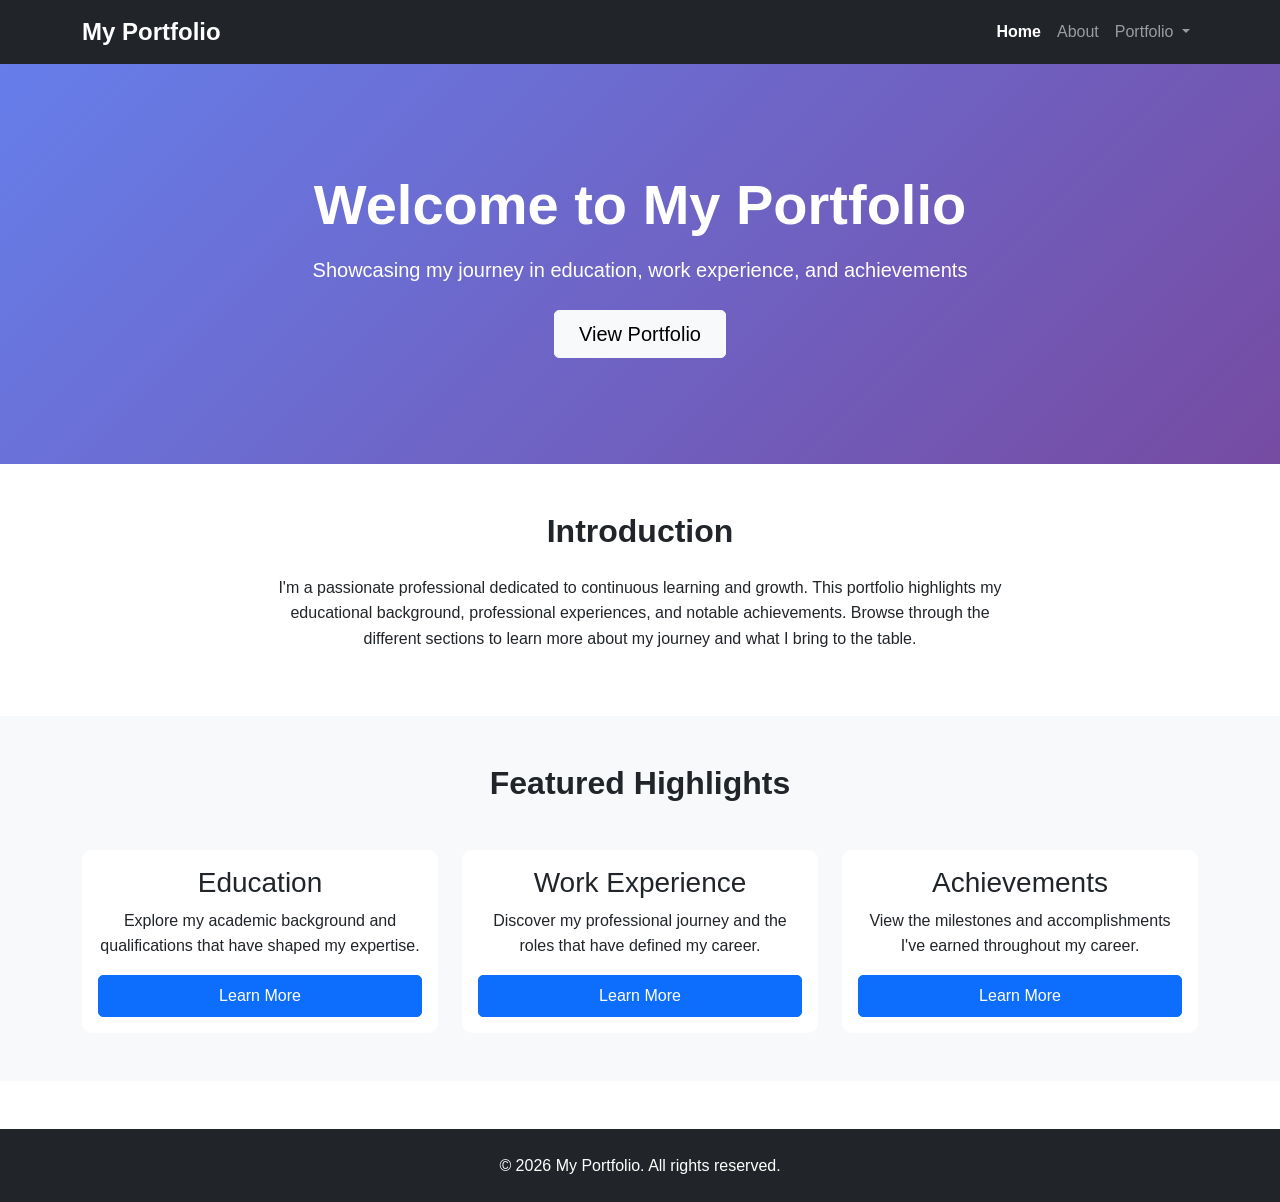
<file: index.html>
<!DOCTYPE html>
<html lang="en">
<head>
    <meta charset="UTF-8">
    <meta name="viewport" content="width=device-width, initial-scale=1.0">
    <title>Home - My Portfolio</title>
    <!-- Bootstrap 5 CSS -->
    <link href="https://cdn.jsdelivr.net/npm/bootstrap@5.3.0/dist/css/bootstrap.min.css" rel="stylesheet">
    <link rel="stylesheet" href="css/styles.css">
</head>
<body>
    <!-- Header with Navigation -->
    <header>
        <nav class="navbar navbar-expand-lg navbar-dark bg-dark">
            <div class="container">
                <a class="navbar-brand" href="index.html">My Portfolio</a>
                <button class="navbar-toggler" type="button" data-bs-toggle="collapse" data-bs-target="#navbarNav" aria-controls="navbarNav" aria-expanded="false" aria-label="Toggle navigation">
                    <span class="navbar-toggler-icon"></span>
                </button>
                <div class="collapse navbar-collapse" id="navbarNav">
                    <ul class="navbar-nav ms-auto">
                        <li class="nav-item">
                            <a class="nav-link active" aria-current="page" href="index.html">Home</a>
                        </li>
                        <li class="nav-item">
                            <a class="nav-link" href="about.html">About</a>
                        </li>
                        <li class="nav-item dropdown">
                            <a class="nav-link dropdown-toggle" href="portfolio.html" id="navbarDropdown" role="button" data-bs-toggle="dropdown" aria-expanded="false" onclick="if(event.target === this) window.location.href='portfolio.html';">
                                Portfolio
                            </a>
                            <ul class="dropdown-menu" aria-labelledby="navbarDropdown">
                                <li><a class="dropdown-item" href="education.html">Education</a></li>
                                <li><a class="dropdown-item" href="work.html">Work Experience</a></li>
                                <li><a class="dropdown-item" href="achievements.html">Achievements</a></li>
                            </ul>
                        </li>
                    </ul>
                </div>
            </div>
        </nav>
    </header>

    <!-- Main Content -->
    <main>
        <!-- Hero Section -->
        <section class="hero bg-primary text-white text-center py-5">
            <div class="container">
                <div class="row">
                    <div class="col-lg-8 mx-auto">
                        <h1 class="display-4 fw-bold mb-3">Welcome to My Portfolio</h1>
                        <p class="lead mb-4">Showcasing my journey in education, work experience, and achievements</p>
                        <a href="portfolio.html" class="btn btn-light btn-lg">View Portfolio</a>
                    </div>
                </div>
            </div>
        </section>

        <!-- Introduction Section -->
        <section class="introduction py-5">
            <div class="container">
                <div class="row">
                    <div class="col-lg-8 mx-auto">
                        <h2 class="text-center mb-4">Introduction</h2>
                        <p class="text-center">
                            I'm a passionate professional dedicated to continuous learning and growth. 
                            This portfolio highlights my educational background, professional experiences, 
                            and notable achievements. Browse through the different sections to learn more 
                            about my journey and what I bring to the table.
                        </p>
                    </div>
                </div>
            </div>
        </section>

        <!-- Featured Section -->
        <section class="featured py-5 bg-light">
            <div class="container">
                <h2 class="text-center mb-5">Featured Highlights</h2>
                <div class="row g-4">
                    <div class="col-md-4">
                        <div class="card h-100">
                            <div class="card-body text-center">
                                <h3 class="card-title">Education</h3>
                                <p class="card-text">Explore my academic background and qualifications that have shaped my expertise.</p>
                                <a href="education.html" class="btn btn-primary">Learn More</a>
                            </div>
                        </div>
                    </div>
                    <div class="col-md-4">
                        <div class="card h-100">
                            <div class="card-body text-center">
                                <h3 class="card-title">Work Experience</h3>
                                <p class="card-text">Discover my professional journey and the roles that have defined my career.</p>
                                <a href="work.html" class="btn btn-primary">Learn More</a>
                            </div>
                        </div>
                    </div>
                    <div class="col-md-4">
                        <div class="card h-100">
                            <div class="card-body text-center">
                                <h3 class="card-title">Achievements</h3>
                                <p class="card-text">View the milestones and accomplishments I've earned throughout my career.</p>
                                <a href="achievements.html" class="btn btn-primary">Learn More</a>
                            </div>
                        </div>
                    </div>
                </div>
            </div>
        </section>
    </main>

    <!-- Footer -->
    <footer class="bg-dark text-white text-center py-4 mt-5">
        <div class="container">
            <p class="mb-0">&copy; 2026 My Portfolio. All rights reserved.</p>
        </div>
    </footer>

    <!-- Bootstrap 5 JS Bundle -->
    <script src="https://cdn.jsdelivr.net/npm/bootstrap@5.3.0/dist/js/bootstrap.bundle.min.js"></script>
</body>
</html>
</file>
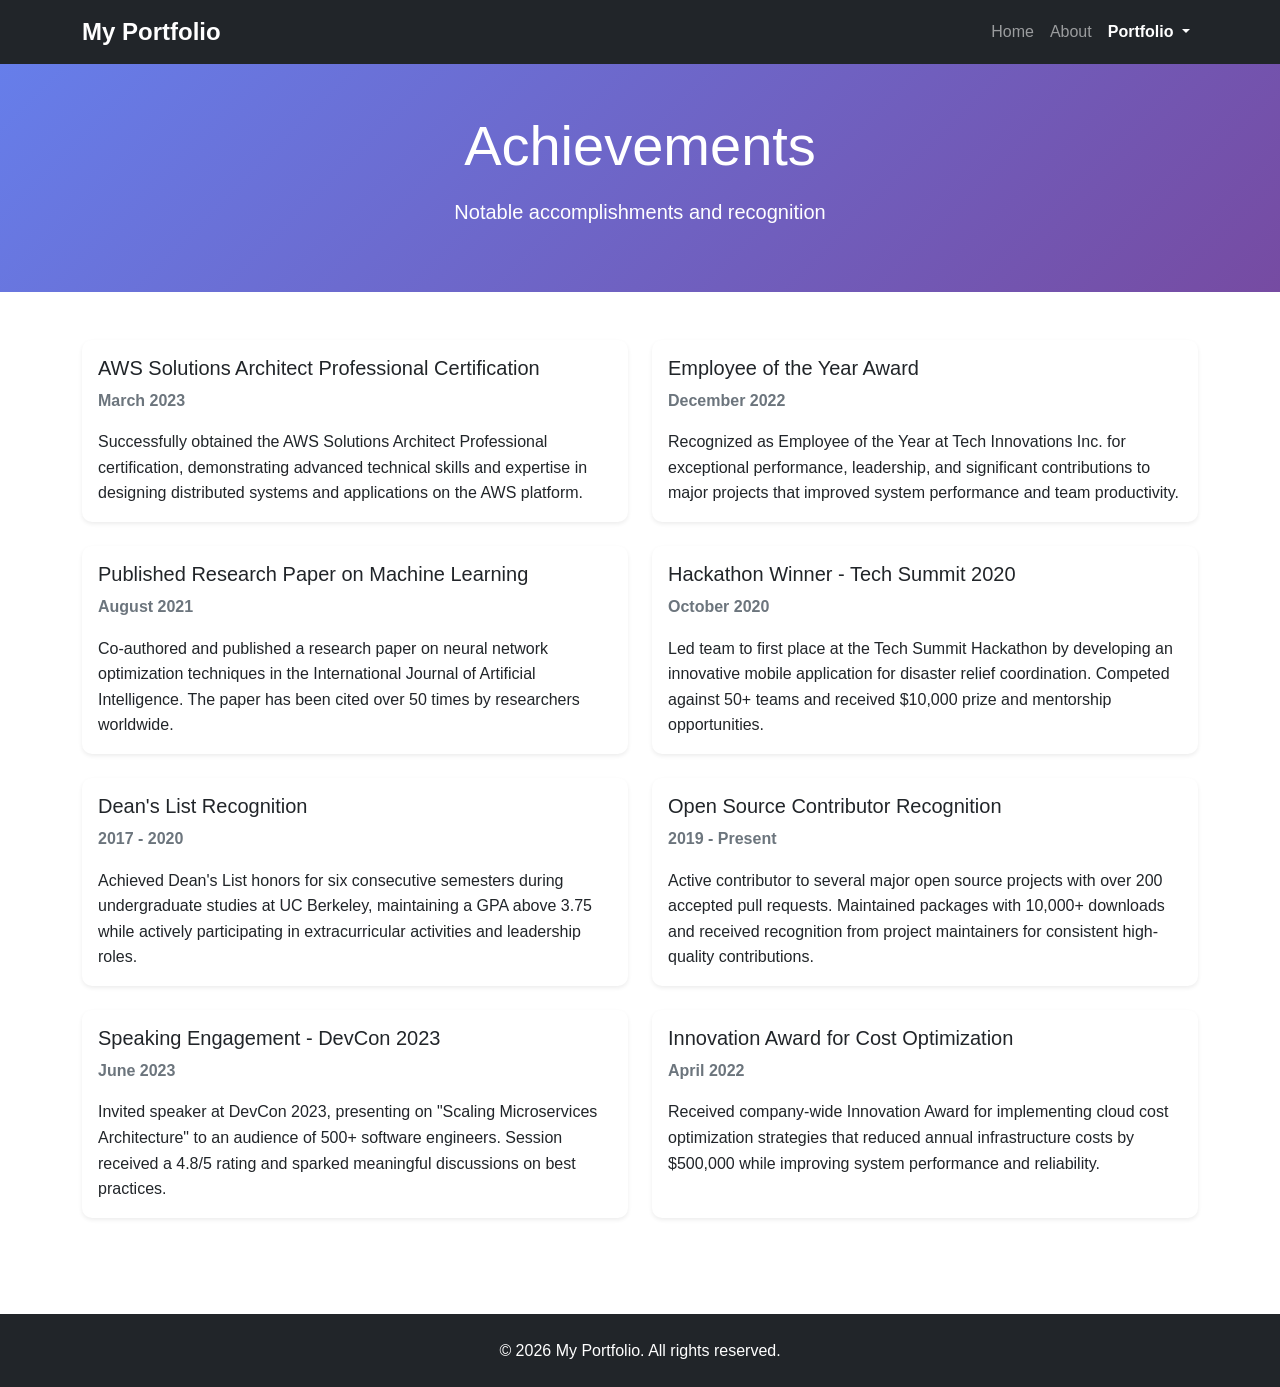
<file: achievements.html>
<!DOCTYPE html>
<html lang="en">
<head>
    <meta charset="UTF-8">
    <meta name="viewport" content="width=device-width, initial-scale=1.0">
    <title>Achievements - My Portfolio</title>
    <!-- Bootstrap 5 CSS -->
    <link href="https://cdn.jsdelivr.net/npm/bootstrap@5.3.0/dist/css/bootstrap.min.css" rel="stylesheet">
    <link rel="stylesheet" href="css/styles.css">
</head>
<body>
    <!-- Header with Navigation -->
    <header>
        <nav class="navbar navbar-expand-lg navbar-dark bg-dark">
            <div class="container">
                <a class="navbar-brand" href="index.html">My Portfolio</a>
                <button class="navbar-toggler" type="button" data-bs-toggle="collapse" data-bs-target="#navbarNav" aria-controls="navbarNav" aria-expanded="false" aria-label="Toggle navigation">
                    <span class="navbar-toggler-icon"></span>
                </button>
                <div class="collapse navbar-collapse" id="navbarNav">
                    <ul class="navbar-nav ms-auto">
                        <li class="nav-item">
                            <a class="nav-link" href="index.html">Home</a>
                        </li>
                        <li class="nav-item">
                            <a class="nav-link" href="about.html">About</a>
                        </li>
                        <li class="nav-item dropdown">
                            <a class="nav-link dropdown-toggle active" aria-current="page" href="portfolio.html" id="navbarDropdown" role="button" data-bs-toggle="dropdown" aria-expanded="false" onclick="if(event.target === this) window.location.href='portfolio.html';">
                                Portfolio
                            </a>
                            <ul class="dropdown-menu" aria-labelledby="navbarDropdown">
                                <li><a class="dropdown-item" href="education.html">Education</a></li>
                                <li><a class="dropdown-item" href="work.html">Work Experience</a></li>
                                <li><a class="dropdown-item active" href="achievements.html">Achievements</a></li>
                            </ul>
                        </li>
                    </ul>
                </div>
            </div>
        </nav>
    </header>

    <!-- Main Content -->
    <main>
        <!-- Achievements Header -->
        <section class="achievements-header bg-primary text-white text-center py-5">
            <div class="container">
                <h1 class="display-4 mb-3">Achievements</h1>
                <p class="lead">Notable accomplishments and recognition</p>
            </div>
        </section>

        <!-- Achievements Entries -->
        <section class="achievements-entries py-5">
            <div class="container">
                <div class="row g-4">
                    <!-- Achievement 1 -->
                    <article class="col-lg-6">
                        <div class="card h-100 shadow-sm">
                            <div class="card-body">
                                <h2 class="card-title h5">AWS Solutions Architect Professional Certification</h2>
                                <p class="text-muted mb-3"><strong>March 2023</strong></p>
                                <p class="card-text">
                                    Successfully obtained the AWS Solutions Architect Professional certification, 
                                    demonstrating advanced technical skills and expertise in designing distributed 
                                    systems and applications on the AWS platform.
                                </p>
                            </div>
                        </div>
                    </article>

                    <!-- Achievement 2 -->
                    <article class="col-lg-6">
                        <div class="card h-100 shadow-sm">
                            <div class="card-body">
                                <h2 class="card-title h5">Employee of the Year Award</h2>
                                <p class="text-muted mb-3"><strong>December 2022</strong></p>
                                <p class="card-text">
                                    Recognized as Employee of the Year at Tech Innovations Inc. for exceptional 
                                    performance, leadership, and significant contributions to major projects that 
                                    improved system performance and team productivity.
                                </p>
                            </div>
                        </div>
                    </article>

                    <!-- Achievement 3 -->
                    <article class="col-lg-6">
                        <div class="card h-100 shadow-sm">
                            <div class="card-body">
                                <h2 class="card-title h5">Published Research Paper on Machine Learning</h2>
                                <p class="text-muted mb-3"><strong>August 2021</strong></p>
                                <p class="card-text">
                                    Co-authored and published a research paper on neural network optimization 
                                    techniques in the International Journal of Artificial Intelligence. The paper 
                                    has been cited over 50 times by researchers worldwide.
                                </p>
                            </div>
                        </div>
                    </article>

                    <!-- Achievement 4 -->
                    <article class="col-lg-6">
                        <div class="card h-100 shadow-sm">
                            <div class="card-body">
                                <h2 class="card-title h5">Hackathon Winner - Tech Summit 2020</h2>
                                <p class="text-muted mb-3"><strong>October 2020</strong></p>
                                <p class="card-text">
                                    Led team to first place at the Tech Summit Hackathon by developing an innovative 
                                    mobile application for disaster relief coordination. Competed against 50+ teams 
                                    and received $10,000 prize and mentorship opportunities.
                                </p>
                            </div>
                        </div>
                    </article>

                    <!-- Achievement 5 -->
                    <article class="col-lg-6">
                        <div class="card h-100 shadow-sm">
                            <div class="card-body">
                                <h2 class="card-title h5">Dean's List Recognition</h2>
                                <p class="text-muted mb-3"><strong>2017 - 2020</strong></p>
                                <p class="card-text">
                                    Achieved Dean's List honors for six consecutive semesters during undergraduate 
                                    studies at UC Berkeley, maintaining a GPA above 3.75 while actively participating 
                                    in extracurricular activities and leadership roles.
                                </p>
                            </div>
                        </div>
                    </article>

                    <!-- Achievement 6 -->
                    <article class="col-lg-6">
                        <div class="card h-100 shadow-sm">
                            <div class="card-body">
                                <h2 class="card-title h5">Open Source Contributor Recognition</h2>
                                <p class="text-muted mb-3"><strong>2019 - Present</strong></p>
                                <p class="card-text">
                                    Active contributor to several major open source projects with over 200 accepted 
                                    pull requests. Maintained packages with 10,000+ downloads and received recognition 
                                    from project maintainers for consistent high-quality contributions.
                                </p>
                            </div>
                        </div>
                    </article>

                    <!-- Achievement 7 -->
                    <article class="col-lg-6">
                        <div class="card h-100 shadow-sm">
                            <div class="card-body">
                                <h2 class="card-title h5">Speaking Engagement - DevCon 2023</h2>
                                <p class="text-muted mb-3"><strong>June 2023</strong></p>
                                <p class="card-text">
                                    Invited speaker at DevCon 2023, presenting on "Scaling Microservices Architecture" 
                                    to an audience of 500+ software engineers. Session received a 4.8/5 rating and 
                                    sparked meaningful discussions on best practices.
                                </p>
                            </div>
                        </div>
                    </article>

                    <!-- Achievement 8 -->
                    <article class="col-lg-6">
                        <div class="card h-100 shadow-sm">
                            <div class="card-body">
                                <h2 class="card-title h5">Innovation Award for Cost Optimization</h2>
                                <p class="text-muted mb-3"><strong>April 2022</strong></p>
                                <p class="card-text">
                                    Received company-wide Innovation Award for implementing cloud cost optimization 
                                    strategies that reduced annual infrastructure costs by $500,000 while improving 
                                    system performance and reliability.
                                </p>
                            </div>
                        </div>
                    </article>
                </div>
            </div>
        </section>
    </main>

    <!-- Footer -->
    <footer class="bg-dark text-white text-center py-4 mt-5">
        <div class="container">
            <p class="mb-0">&copy; 2026 My Portfolio. All rights reserved.</p>
        </div>
    </footer>

    <!-- Bootstrap 5 JS Bundle -->
    <script src="https://cdn.jsdelivr.net/npm/bootstrap@5.3.0/dist/js/bootstrap.bundle.min.js"></script>
</body>
</html>
</file>
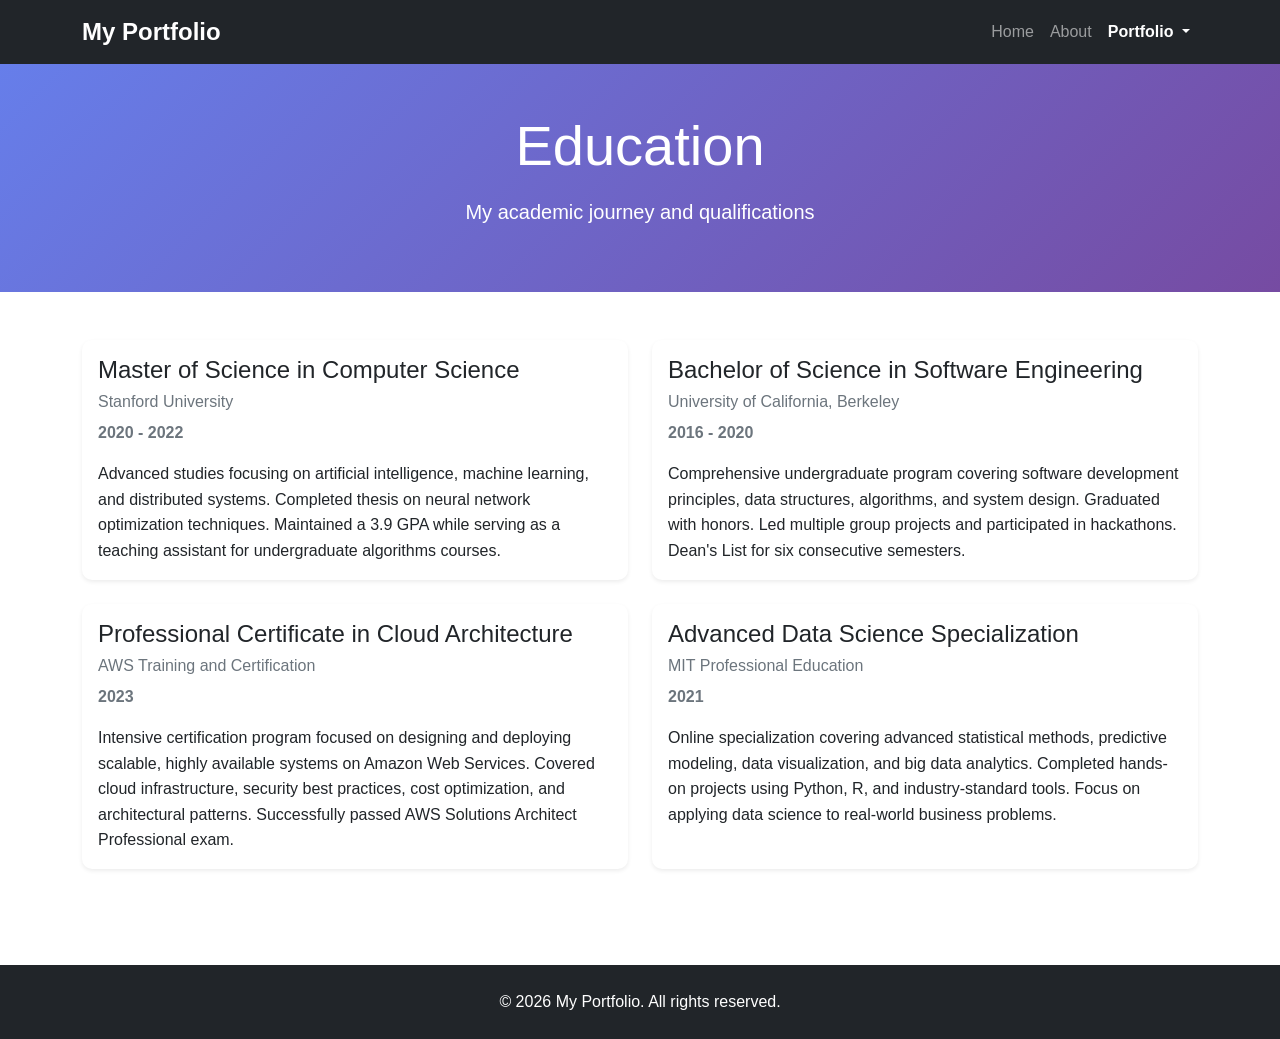
<file: education.html>
<!DOCTYPE html>
<html lang="en">
<head>
    <meta charset="UTF-8">
    <meta name="viewport" content="width=device-width, initial-scale=1.0">
    <title>Education - My Portfolio</title>
    <!-- Bootstrap 5 CSS -->
    <link href="https://cdn.jsdelivr.net/npm/bootstrap@5.3.0/dist/css/bootstrap.min.css" rel="stylesheet">
    <link rel="stylesheet" href="css/styles.css">
</head>
<body>
    <!-- Header with Navigation -->
    <header>
        <nav class="navbar navbar-expand-lg navbar-dark bg-dark">
            <div class="container">
                <a class="navbar-brand" href="index.html">My Portfolio</a>
                <button class="navbar-toggler" type="button" data-bs-toggle="collapse" data-bs-target="#navbarNav" aria-controls="navbarNav" aria-expanded="false" aria-label="Toggle navigation">
                    <span class="navbar-toggler-icon"></span>
                </button>
                <div class="collapse navbar-collapse" id="navbarNav">
                    <ul class="navbar-nav ms-auto">
                        <li class="nav-item">
                            <a class="nav-link" href="index.html">Home</a>
                        </li>
                        <li class="nav-item">
                            <a class="nav-link" href="about.html">About</a>
                        </li>
                        <li class="nav-item dropdown">
                            <a class="nav-link dropdown-toggle active" aria-current="page" href="portfolio.html" id="navbarDropdown" role="button" data-bs-toggle="dropdown" aria-expanded="false" onclick="if(event.target === this) window.location.href='portfolio.html';">
                                Portfolio
                            </a>
                            <ul class="dropdown-menu" aria-labelledby="navbarDropdown">
                                <li><a class="dropdown-item active" href="education.html">Education</a></li>
                                <li><a class="dropdown-item" href="work.html">Work Experience</a></li>
                                <li><a class="dropdown-item" href="achievements.html">Achievements</a></li>
                            </ul>
                        </li>
                    </ul>
                </div>
            </div>
        </nav>
    </header>

    <!-- Main Content -->
    <main>
        <!-- Education Header -->
        <section class="education-header bg-primary text-white text-center py-5">
            <div class="container">
                <h1 class="display-4 mb-3">Education</h1>
                <p class="lead">My academic journey and qualifications</p>
            </div>
        </section>

        <!-- Education Entries -->
        <section class="education-entries py-5">
            <div class="container">
                <div class="row g-4">
                    <!-- Education Entry 1 -->
                    <article class="col-lg-6">
                        <div class="card h-100 shadow-sm">
                            <div class="card-body">
                                <h2 class="card-title h4">Master of Science in Computer Science</h2>
                                <h3 class="h6 text-muted mb-2">Stanford University</h3>
                                <p class="text-muted mb-3"><strong>2020 - 2022</strong></p>
                                <p class="card-text">
                                    Advanced studies focusing on artificial intelligence, machine learning, 
                                    and distributed systems. Completed thesis on neural network optimization 
                                    techniques. Maintained a 3.9 GPA while serving as a teaching assistant 
                                    for undergraduate algorithms courses.
                                </p>
                            </div>
                        </div>
                    </article>

                    <!-- Education Entry 2 -->
                    <article class="col-lg-6">
                        <div class="card h-100 shadow-sm">
                            <div class="card-body">
                                <h2 class="card-title h4">Bachelor of Science in Software Engineering</h2>
                                <h3 class="h6 text-muted mb-2">University of California, Berkeley</h3>
                                <p class="text-muted mb-3"><strong>2016 - 2020</strong></p>
                                <p class="card-text">
                                    Comprehensive undergraduate program covering software development principles, 
                                    data structures, algorithms, and system design. Graduated with honors. 
                                    Led multiple group projects and participated in hackathons. Dean's List 
                                    for six consecutive semesters.
                                </p>
                            </div>
                        </div>
                    </article>

                    <!-- Education Entry 3 -->
                    <article class="col-lg-6">
                        <div class="card h-100 shadow-sm">
                            <div class="card-body">
                                <h2 class="card-title h4">Professional Certificate in Cloud Architecture</h2>
                                <h3 class="h6 text-muted mb-2">AWS Training and Certification</h3>
                                <p class="text-muted mb-3"><strong>2023</strong></p>
                                <p class="card-text">
                                    Intensive certification program focused on designing and deploying scalable, 
                                    highly available systems on Amazon Web Services. Covered cloud infrastructure, 
                                    security best practices, cost optimization, and architectural patterns. 
                                    Successfully passed AWS Solutions Architect Professional exam.
                                </p>
                            </div>
                        </div>
                    </article>

                    <!-- Education Entry 4 -->
                    <article class="col-lg-6">
                        <div class="card h-100 shadow-sm">
                            <div class="card-body">
                                <h2 class="card-title h4">Advanced Data Science Specialization</h2>
                                <h3 class="h6 text-muted mb-2">MIT Professional Education</h3>
                                <p class="text-muted mb-3"><strong>2021</strong></p>
                                <p class="card-text">
                                    Online specialization covering advanced statistical methods, predictive 
                                    modeling, data visualization, and big data analytics. Completed hands-on 
                                    projects using Python, R, and industry-standard tools. Focus on applying 
                                    data science to real-world business problems.
                                </p>
                            </div>
                        </div>
                    </article>
                </div>
            </div>
        </section>
    </main>

    <!-- Footer -->
    <footer class="bg-dark text-white text-center py-4 mt-5">
        <div class="container">
            <p class="mb-0">&copy; 2026 My Portfolio. All rights reserved.</p>
        </div>
    </footer>

    <!-- Bootstrap 5 JS Bundle -->
    <script src="https://cdn.jsdelivr.net/npm/bootstrap@5.3.0/dist/js/bootstrap.bundle.min.js"></script>
</body>
</html>
</file>
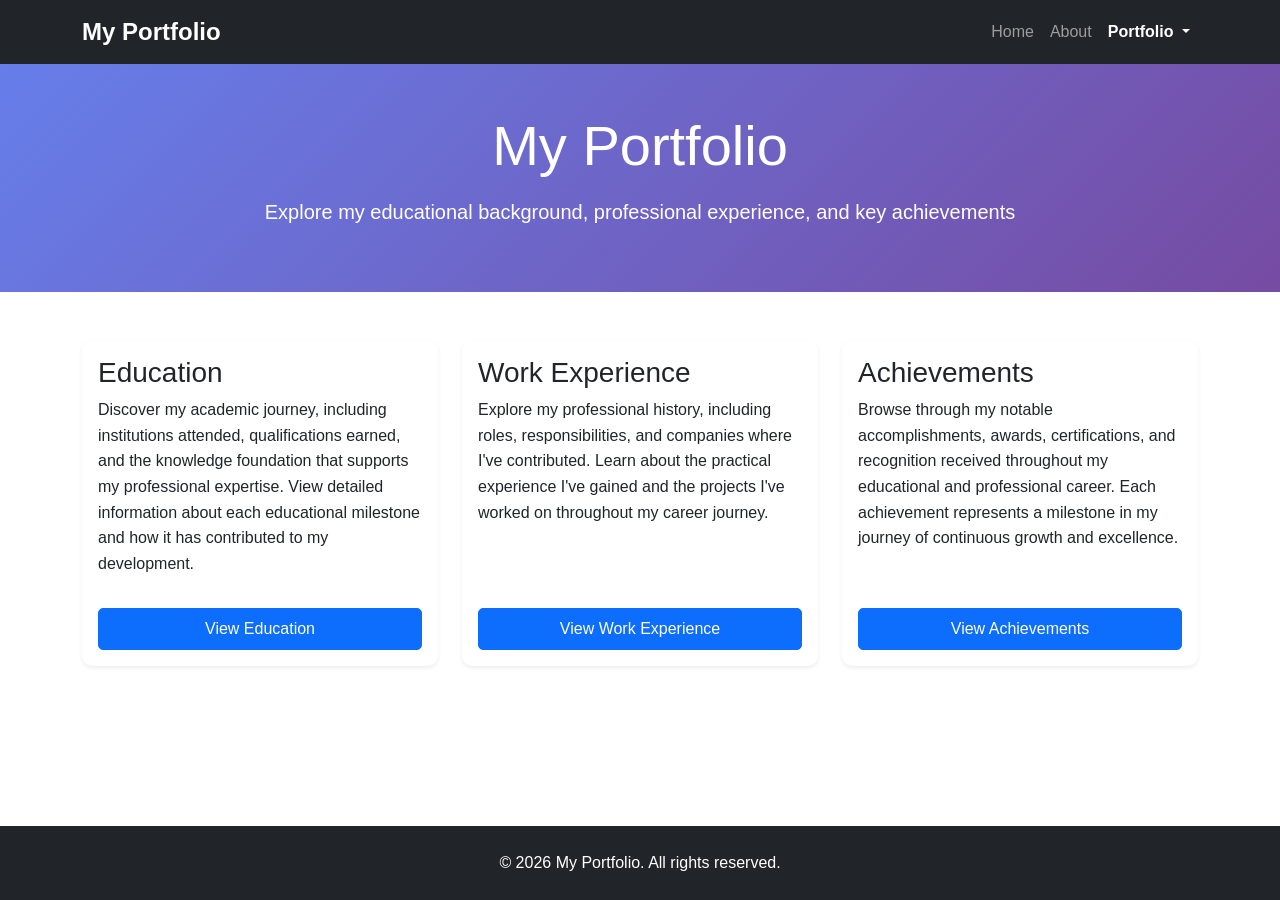
<file: portfolio.html>
<!DOCTYPE html>
<html lang="en">
<head>
    <meta charset="UTF-8">
    <meta name="viewport" content="width=device-width, initial-scale=1.0">
    <title>Portfolio - My Portfolio</title>
    <!-- Bootstrap 5 CSS -->
    <link href="https://cdn.jsdelivr.net/npm/bootstrap@5.3.0/dist/css/bootstrap.min.css" rel="stylesheet">
    <link rel="stylesheet" href="css/styles.css">
</head>
<body>
    <!-- Header with Navigation -->
    <header>
        <nav class="navbar navbar-expand-lg navbar-dark bg-dark">
            <div class="container">
                <a class="navbar-brand" href="index.html">My Portfolio</a>
                <button class="navbar-toggler" type="button" data-bs-toggle="collapse" data-bs-target="#navbarNav" aria-controls="navbarNav" aria-expanded="false" aria-label="Toggle navigation">
                    <span class="navbar-toggler-icon"></span>
                </button>
                <div class="collapse navbar-collapse" id="navbarNav">
                    <ul class="navbar-nav ms-auto">
                        <li class="nav-item">
                            <a class="nav-link" href="index.html">Home</a>
                        </li>
                        <li class="nav-item">
                            <a class="nav-link" href="about.html">About</a>
                        </li>
                        <li class="nav-item dropdown">
                            <a class="nav-link dropdown-toggle active" aria-current="page" href="portfolio.html" id="navbarDropdown" role="button" data-bs-toggle="dropdown" aria-expanded="false" onclick="if(event.target === this) window.location.href='portfolio.html';">
                                Portfolio
                            </a>
                            <ul class="dropdown-menu" aria-labelledby="navbarDropdown">
                                <li><a class="dropdown-item" href="education.html">Education</a></li>
                                <li><a class="dropdown-item" href="work.html">Work Experience</a></li>
                                <li><a class="dropdown-item" href="achievements.html">Achievements</a></li>
                            </ul>
                        </li>
                    </ul>
                </div>
            </div>
        </nav>
    </header>

    <!-- Main Content -->
    <main>
        <!-- Portfolio Header -->
        <section class="portfolio-header bg-primary text-white text-center py-5">
            <div class="container">
                <h1 class="display-4 mb-3">My Portfolio</h1>
                <p class="lead">Explore my educational background, professional experience, and key achievements</p>
            </div>
        </section>

        <!-- Portfolio Overview Cards -->
        <section class="portfolio-overview py-5">
            <div class="container">
                <div class="row g-4">
                    <!-- Education Card -->
                    <article class="col-lg-4 col-md-6">
                        <div class="card h-100 shadow-sm">
                            <div class="card-body d-flex flex-column">
                                <h2 class="card-title h3">Education</h2>
                                <p class="card-text flex-grow-1">
                                    Discover my academic journey, including institutions attended, 
                                    qualifications earned, and the knowledge foundation that supports 
                                    my professional expertise. View detailed information about each 
                                    educational milestone and how it has contributed to my development.
                                </p>
                                <a href="education.html" class="btn btn-primary mt-3">View Education</a>
                            </div>
                        </div>
                    </article>

                    <!-- Work Experience Card -->
                    <article class="col-lg-4 col-md-6">
                        <div class="card h-100 shadow-sm">
                            <div class="card-body d-flex flex-column">
                                <h2 class="card-title h3">Work Experience</h2>
                                <p class="card-text flex-grow-1">
                                    Explore my professional history, including roles, responsibilities, 
                                    and companies where I've contributed. Learn about the practical 
                                    experience I've gained and the projects I've worked on throughout 
                                    my career journey.
                                </p>
                                <a href="work.html" class="btn btn-primary mt-3">View Work Experience</a>
                            </div>
                        </div>
                    </article>

                    <!-- Achievements Card -->
                    <article class="col-lg-4 col-md-6">
                        <div class="card h-100 shadow-sm">
                            <div class="card-body d-flex flex-column">
                                <h2 class="card-title h3">Achievements</h2>
                                <p class="card-text flex-grow-1">
                                    Browse through my notable accomplishments, awards, certifications, 
                                    and recognition received throughout my educational and professional 
                                    career. Each achievement represents a milestone in my journey of 
                                    continuous growth and excellence.
                                </p>
                                <a href="achievements.html" class="btn btn-primary mt-3">View Achievements</a>
                            </div>
                        </div>
                    </article>
                </div>
            </div>
        </section>
    </main>

    <!-- Footer -->
    <footer class="bg-dark text-white text-center py-4 mt-5">
        <div class="container">
            <p class="mb-0">&copy; 2026 My Portfolio. All rights reserved.</p>
        </div>
    </footer>

    <!-- Bootstrap 5 JS Bundle -->
    <script src="https://cdn.jsdelivr.net/npm/bootstrap@5.3.0/dist/js/bootstrap.bundle.min.js"></script>
</body>
</html>
</file>
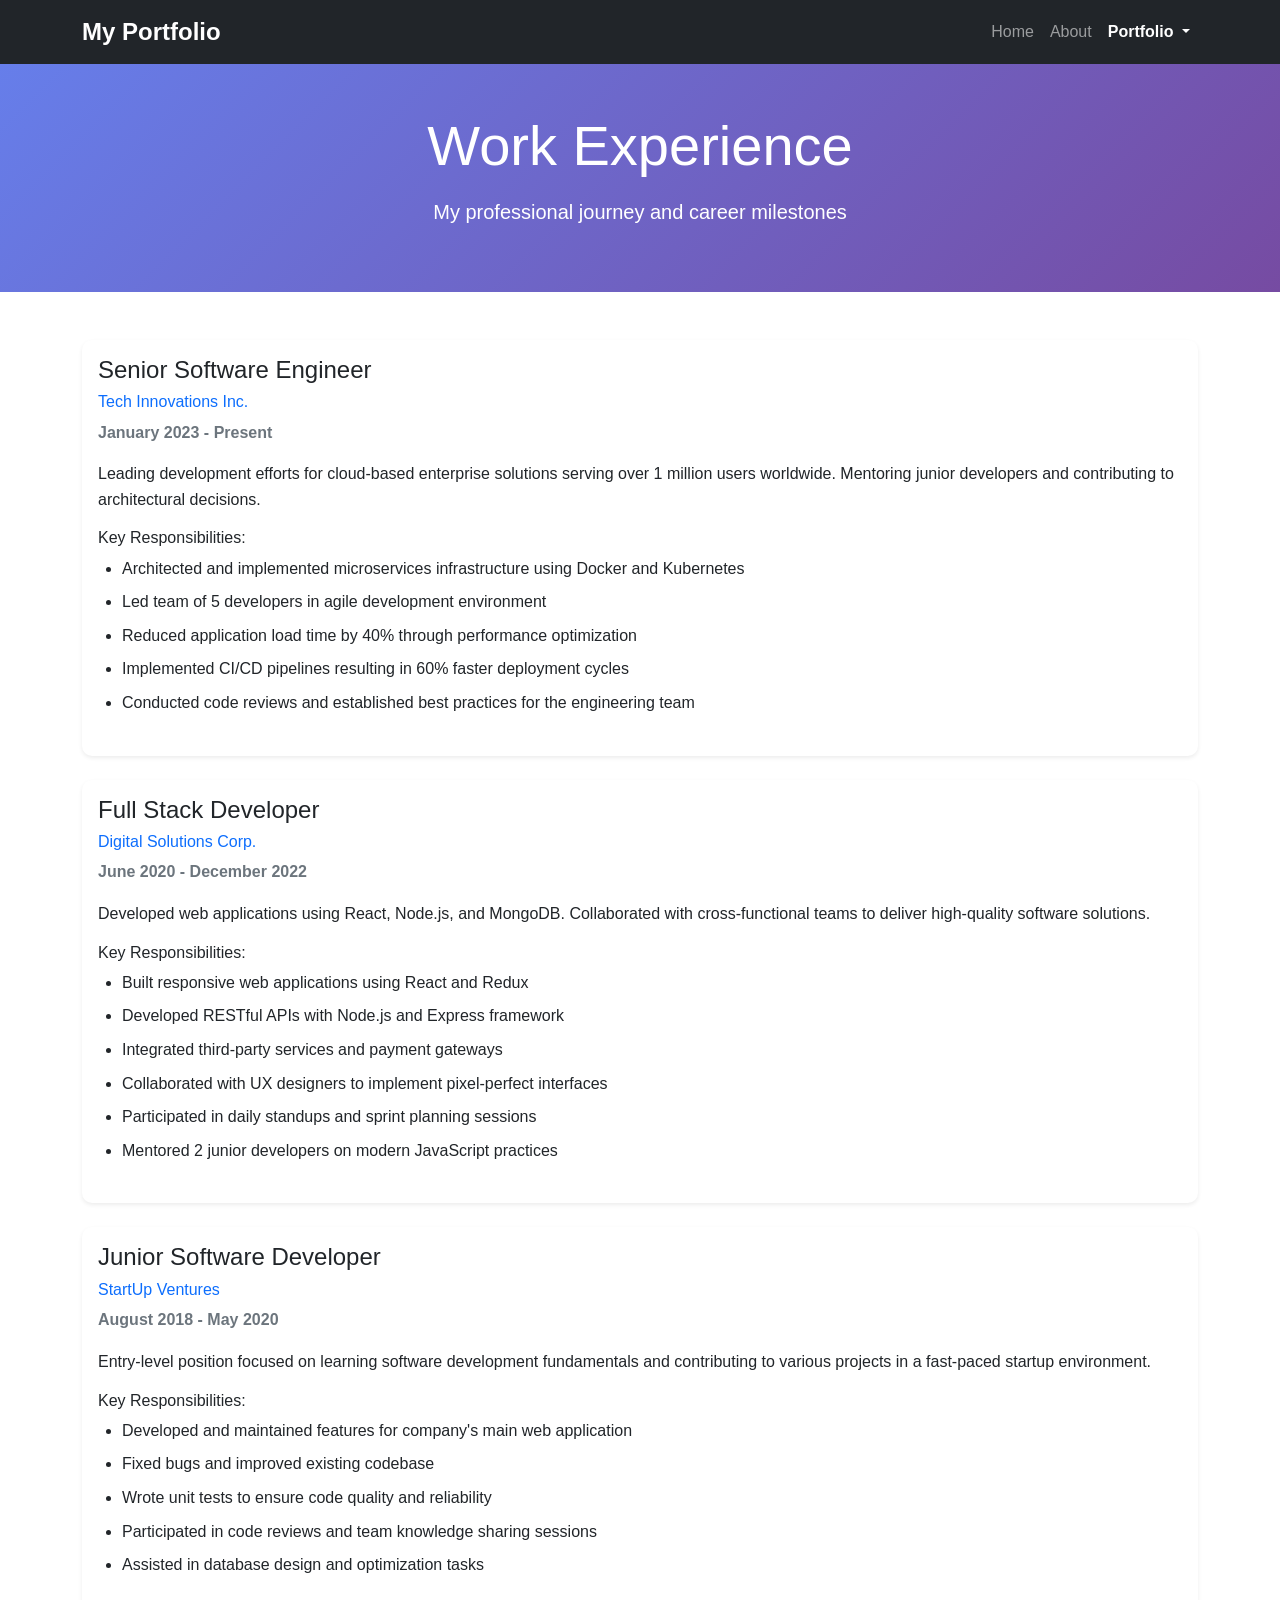
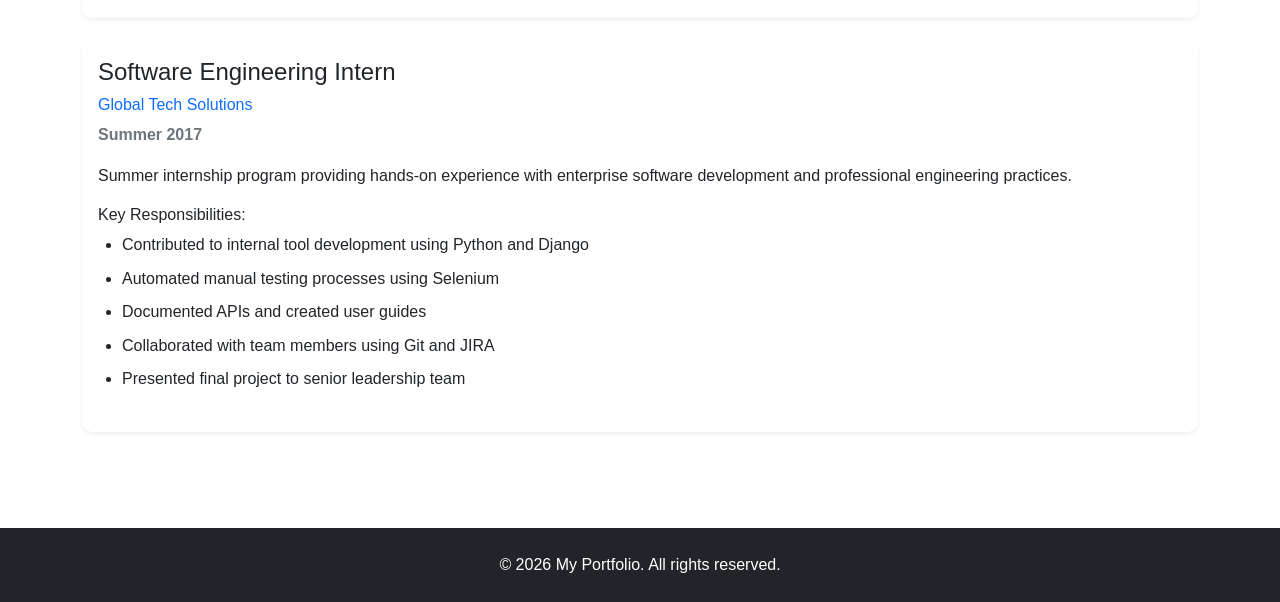
<file: work.html>
<!DOCTYPE html>
<html lang="en">
<head>
    <meta charset="UTF-8">
    <meta name="viewport" content="width=device-width, initial-scale=1.0">
    <title>Work Experience - My Portfolio</title>
    <!-- Bootstrap 5 CSS -->
    <link href="https://cdn.jsdelivr.net/npm/bootstrap@5.3.0/dist/css/bootstrap.min.css" rel="stylesheet">
    <link rel="stylesheet" href="css/styles.css">
</head>
<body>
    <!-- Header with Navigation -->
    <header>
        <nav class="navbar navbar-expand-lg navbar-dark bg-dark">
            <div class="container">
                <a class="navbar-brand" href="index.html">My Portfolio</a>
                <button class="navbar-toggler" type="button" data-bs-toggle="collapse" data-bs-target="#navbarNav" aria-controls="navbarNav" aria-expanded="false" aria-label="Toggle navigation">
                    <span class="navbar-toggler-icon"></span>
                </button>
                <div class="collapse navbar-collapse" id="navbarNav">
                    <ul class="navbar-nav ms-auto">
                        <li class="nav-item">
                            <a class="nav-link" href="index.html">Home</a>
                        </li>
                        <li class="nav-item">
                            <a class="nav-link" href="about.html">About</a>
                        </li>
                        <li class="nav-item dropdown">
                            <a class="nav-link dropdown-toggle active" aria-current="page" href="portfolio.html" id="navbarDropdown" role="button" data-bs-toggle="dropdown" aria-expanded="false" onclick="if(event.target === this) window.location.href='portfolio.html';">
                                Portfolio
                            </a>
                            <ul class="dropdown-menu" aria-labelledby="navbarDropdown">
                                <li><a class="dropdown-item" href="education.html">Education</a></li>
                                <li><a class="dropdown-item active" href="work.html">Work Experience</a></li>
                                <li><a class="dropdown-item" href="achievements.html">Achievements</a></li>
                            </ul>
                        </li>
                    </ul>
                </div>
            </div>
        </nav>
    </header>

    <!-- Main Content -->
    <main>
        <!-- Work Experience Header -->
        <section class="work-header bg-primary text-white text-center py-5">
            <div class="container">
                <h1 class="display-4 mb-3">Work Experience</h1>
                <p class="lead">My professional journey and career milestones</p>
            </div>
        </section>

        <!-- Work Experience Entries -->
        <section class="work-entries py-5">
            <div class="container">
                <div class="row g-4">
                    <!-- Job Entry 1 -->
                    <article class="col-12">
                        <div class="card shadow-sm">
                            <div class="card-body">
                                <h2 class="card-title h4">Senior Software Engineer</h2>
                                <h3 class="h6 text-primary mb-2">Tech Innovations Inc.</h3>
                                <p class="text-muted mb-3"><strong>January 2023 - Present</strong></p>
                                <p class="card-text mb-3">
                                    Leading development efforts for cloud-based enterprise solutions serving 
                                    over 1 million users worldwide. Mentoring junior developers and contributing 
                                    to architectural decisions.
                                </p>
                                <h4 class="h6 mb-2">Key Responsibilities:</h4>
                                <ul>
                                    <li>Architected and implemented microservices infrastructure using Docker and Kubernetes</li>
                                    <li>Led team of 5 developers in agile development environment</li>
                                    <li>Reduced application load time by 40% through performance optimization</li>
                                    <li>Implemented CI/CD pipelines resulting in 60% faster deployment cycles</li>
                                    <li>Conducted code reviews and established best practices for the engineering team</li>
                                </ul>
                            </div>
                        </div>
                    </article>

                    <!-- Job Entry 2 -->
                    <article class="col-12">
                        <div class="card shadow-sm">
                            <div class="card-body">
                                <h2 class="card-title h4">Full Stack Developer</h2>
                                <h3 class="h6 text-primary mb-2">Digital Solutions Corp.</h3>
                                <p class="text-muted mb-3"><strong>June 2020 - December 2022</strong></p>
                                <p class="card-text mb-3">
                                    Developed web applications using React, Node.js, and MongoDB. Collaborated 
                                    with cross-functional teams to deliver high-quality software solutions.
                                </p>
                                <h4 class="h6 mb-2">Key Responsibilities:</h4>
                                <ul>
                                    <li>Built responsive web applications using React and Redux</li>
                                    <li>Developed RESTful APIs with Node.js and Express framework</li>
                                    <li>Integrated third-party services and payment gateways</li>
                                    <li>Collaborated with UX designers to implement pixel-perfect interfaces</li>
                                    <li>Participated in daily standups and sprint planning sessions</li>
                                    <li>Mentored 2 junior developers on modern JavaScript practices</li>
                                </ul>
                            </div>
                        </div>
                    </article>

                    <!-- Job Entry 3 -->
                    <article class="col-12">
                        <div class="card shadow-sm">
                            <div class="card-body">
                                <h2 class="card-title h4">Junior Software Developer</h2>
                                <h3 class="h6 text-primary mb-2">StartUp Ventures</h3>
                                <p class="text-muted mb-3"><strong>August 2018 - May 2020</strong></p>
                                <p class="card-text mb-3">
                                    Entry-level position focused on learning software development fundamentals 
                                    and contributing to various projects in a fast-paced startup environment.
                                </p>
                                <h4 class="h6 mb-2">Key Responsibilities:</h4>
                                <ul>
                                    <li>Developed and maintained features for company's main web application</li>
                                    <li>Fixed bugs and improved existing codebase</li>
                                    <li>Wrote unit tests to ensure code quality and reliability</li>
                                    <li>Participated in code reviews and team knowledge sharing sessions</li>
                                    <li>Assisted in database design and optimization tasks</li>
                                </ul>
                            </div>
                        </div>
                    </article>

                    <!-- Job Entry 4 -->
                    <article class="col-12">
                        <div class="card shadow-sm">
                            <div class="card-body">
                                <h2 class="card-title h4">Software Engineering Intern</h2>
                                <h3 class="h6 text-primary mb-2">Global Tech Solutions</h3>
                                <p class="text-muted mb-3"><strong>Summer 2017</strong></p>
                                <p class="card-text mb-3">
                                    Summer internship program providing hands-on experience with enterprise 
                                    software development and professional engineering practices.
                                </p>
                                <h4 class="h6 mb-2">Key Responsibilities:</h4>
                                <ul>
                                    <li>Contributed to internal tool development using Python and Django</li>
                                    <li>Automated manual testing processes using Selenium</li>
                                    <li>Documented APIs and created user guides</li>
                                    <li>Collaborated with team members using Git and JIRA</li>
                                    <li>Presented final project to senior leadership team</li>
                                </ul>
                            </div>
                        </div>
                    </article>
                </div>
            </div>
        </section>
    </main>

    <!-- Footer -->
    <footer class="bg-dark text-white text-center py-4 mt-5">
        <div class="container">
            <p class="mb-0">&copy; 2026 My Portfolio. All rights reserved.</p>
        </div>
    </footer>

    <!-- Bootstrap 5 JS Bundle -->
    <script src="https://cdn.jsdelivr.net/npm/bootstrap@5.3.0/dist/js/bootstrap.bundle.min.js"></script>
</body>
</html>
</file>
<file: css/styles.css>
/* Custom Styles for Portfolio Website */

/* Root Variables */
:root {
    --primary-color: #0d6efd;
    --dark-color: #212529;
    --light-bg: #f8f9fa;
}

/* Global Styles */
body {
    font-family: -apple-system, BlinkMacSystemFont, 'Segoe UI', Roboto, 'Helvetica Neue', Arial, sans-serif;
    line-height: 1.6;
    min-height: 100vh;
    display: flex;
    flex-direction: column;
}

/* Smooth Scrolling */
html {
    scroll-behavior: smooth;
}

/* Navbar Enhancements */
.navbar-brand {
    font-weight: 700;
    font-size: 1.5rem;
    transition: color 0.3s ease;
}

.navbar-brand:hover {
    color: var(--primary-color) !important;
}

.nav-link {
    transition: color 0.3s ease;
    position: relative;
}

.nav-link:hover {
    color: var(--primary-color) !important;
}

.nav-link.active {
    font-weight: 600;
}

/* Hero Section */
.hero {
    background: linear-gradient(135deg, #667eea 0%, #764ba2 100%);
    min-height: 400px;
    display: flex;
    align-items: center;
}

/* Card Enhancements */
.card {
    transition: transform 0.3s ease, box-shadow 0.3s ease;
    border: none;
    border-radius: 10px;
}

.card:hover {
    transform: translateY(-5px);
    box-shadow: 0 10px 30px rgba(0, 0, 0, 0.15) !important;
}

/* Button Styles */
.btn {
    transition: all 0.3s ease;
    border-radius: 5px;
    padding: 0.5rem 1.5rem;
}

.btn:hover {
    transform: translateY(-2px);
    box-shadow: 0 5px 15px rgba(0, 0, 0, 0.2);
}

/* Section Headers */
section h1, section h2 {
    font-weight: 700;
    margin-bottom: 1rem;
}

/* Page Headers (Education, Work, Achievements, Portfolio) */
.education-header,
.work-header,
.achievements-header,
.portfolio-header {
    background: linear-gradient(135deg, #667eea 0%, #764ba2 100%);
}

/* Footer */
footer {
    margin-top: auto;
}

/* Main content should grow to push footer down */
main {
    flex: 1;
}

/* Image Responsiveness */
img {
    max-width: 100%;
    height: auto;
}

/* Spacing Utilities */
.mb-custom {
    margin-bottom: 2rem;
}

.mt-custom {
    margin-top: 2rem;
}

/* Responsive Adjustments */
@media (max-width: 768px) {
    .hero {
        min-height: 300px;
        padding: 2rem 0;
    }
    
    .display-4 {
        font-size: 2rem;
    }
    
    .lead {
        font-size: 1rem;
    }
}

/* Card Body Flex for Equal Heights */
.card-body {
    display: flex;
    flex-direction: column;
}

.card-body .btn {
    margin-top: auto;
}

/* List Styling in Cards */
.card ul {
    padding-left: 1.5rem;
}

.card ul li {
    margin-bottom: 0.5rem;
}

/* Accessibility Enhancements */
.nav-link:focus,
.btn:focus {
    outline: 2px solid var(--primary-color);
    outline-offset: 2px;
}

/* Animation for Page Load */
@keyframes fadeIn {
    from {
        opacity: 0;
        transform: translateY(20px);
    }
    to {
        opacity: 1;
        transform: translateY(0);
    }
}

.card,
.hero,
section {
    animation: fadeIn 0.6s ease-in-out;
}

/* Text Styles */
.text-muted {
    color: #6c757d !important;
}

/* Shadow Utilities */
.shadow-sm {
    box-shadow: 0 0.125rem 0.25rem rgba(0, 0, 0, 0.075) !important;
}

/* Background Color Classes */
.bg-light {
    background-color: var(--light-bg) !important;
}

/* Dropdown Menu Enhancements */
.dropdown-menu {
    border: none;
    box-shadow: 0 0.5rem 1rem rgba(0, 0, 0, 0.15);
    border-radius: 8px;
}

.dropdown-item {
    transition: background-color 0.2s ease;
}

.dropdown-item:hover {
    background-color: var(--light-bg);
}

.dropdown-item.active {
    background-color: var(--primary-color);
}
</file>
